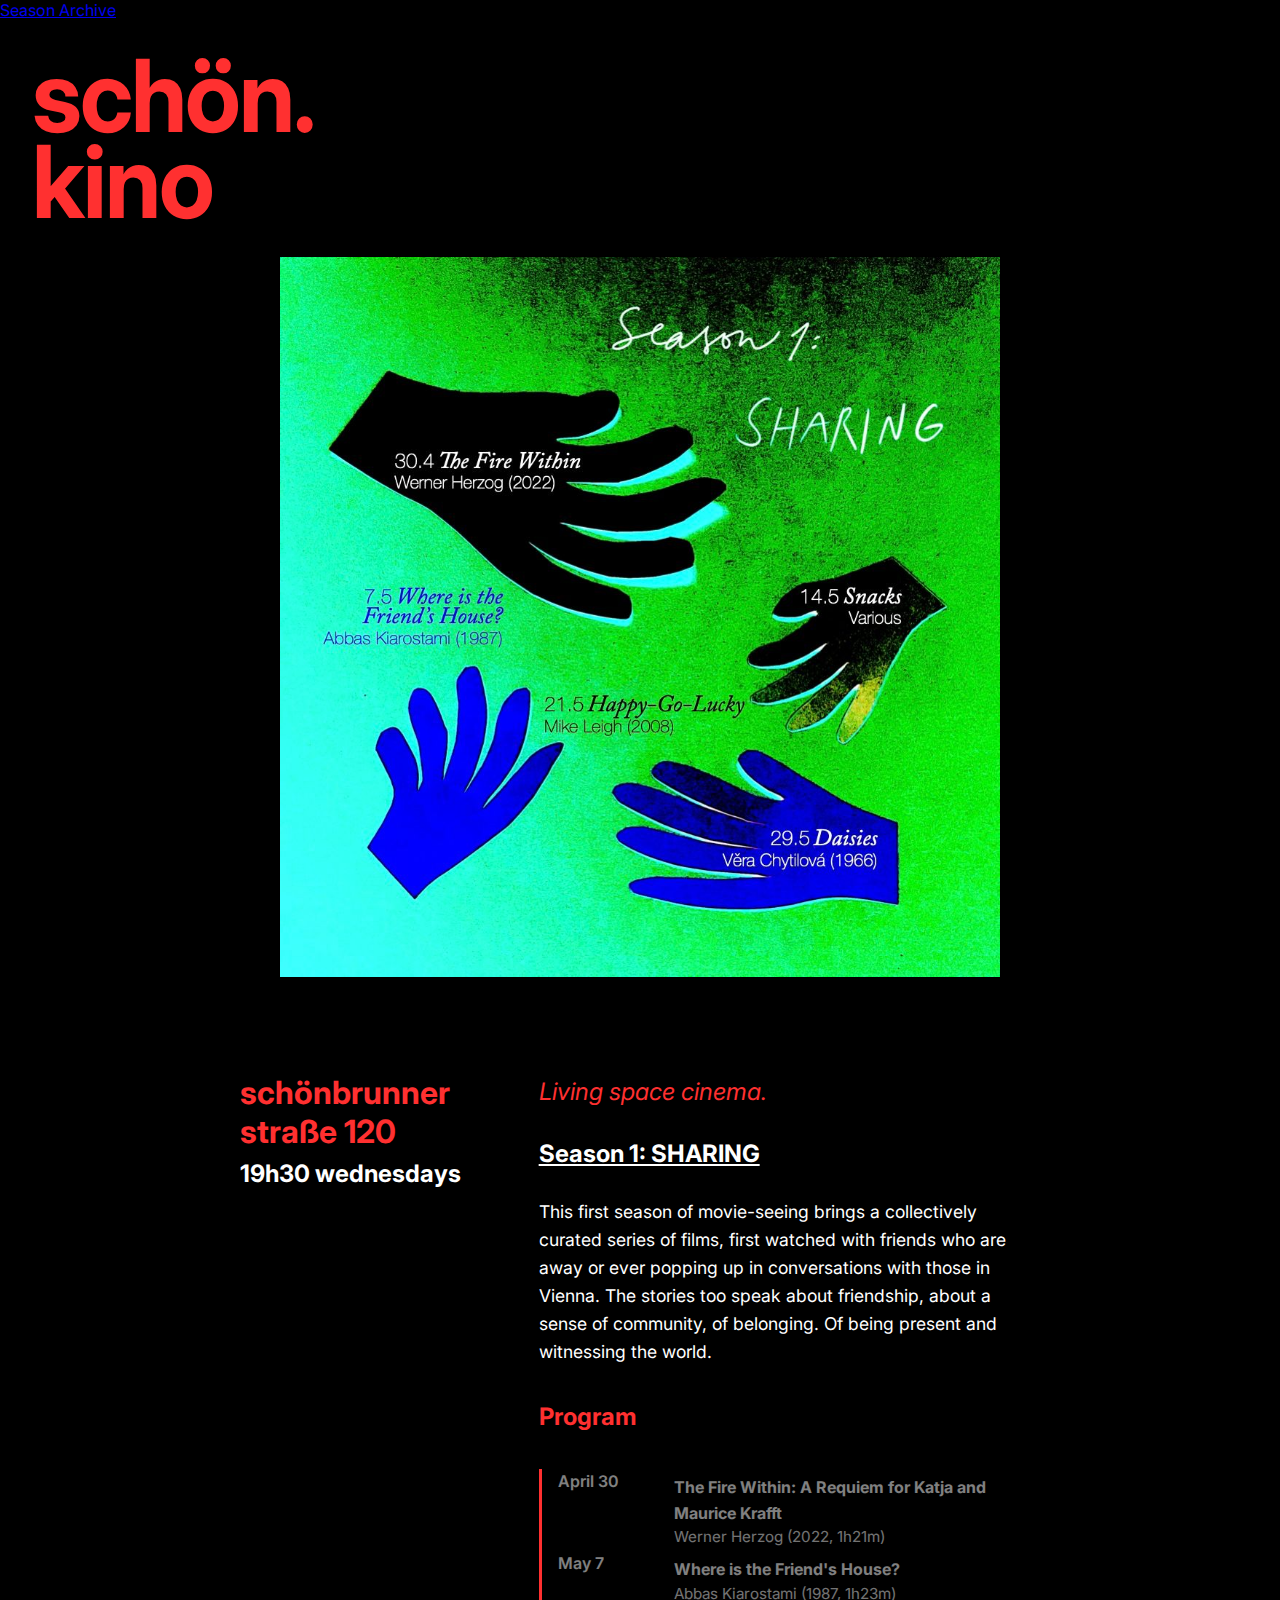
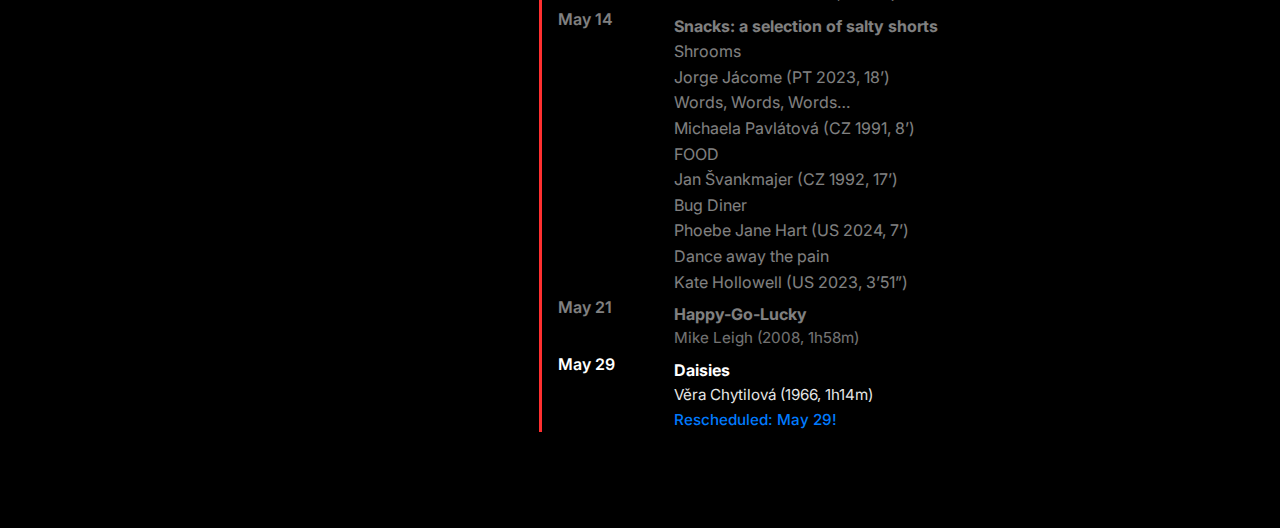
<file: seasons/season1/index.html>
<!DOCTYPE html>
<html lang="en">
<head>
    <meta charset="UTF-8">
    <meta name="viewport" content="width=device-width, initial-scale=1.0">
    
    <!-- Primary Meta Tags -->
    <meta name="title" content="schön.kino - living space cinema">
    <meta name="description" content="A cozy living room cinema in Vienna showing carefully curated films about friendship, community, and belonging. Join us every Wednesday at 19h30 for Season 1: SHARING.">
 
    <!-- Open Graph / Facebook -->
    <meta property="og:type" content="website">
    <meta property="og:url" content="https://schon-kino.github.io/season-programming/">
    <meta property="og:title" content="schön.kino - living space cinema">
    <meta property="og:description" content="A cozy living room cinema in Vienna showing carefully curated films about friendship, community, and belonging. Join us every Wednesday at 19h30 for Season 1: SHARING.">
    <meta property="og:image" content="https://schon-kino.github.io/season-programming/images/social-preview.png">
 
    <!-- Twitter -->
    <meta property="twitter:card" content="summary_large_image">
    <meta property="twitter:url" content="https://schon-kino.github.io/season-programming/">
    <meta property="twitter:title" content="schön.kino - living space cinema">
    <meta property="twitter:description" content="A cozy living room cinema in Vienna showing carefully curated films about friendship, community, and belonging. Join us every Wednesday at 19h30 for Season 1: SHARING.">
    <meta property="twitter:image" content="https://schon-kino.github.io/season-programming/images/social-preview.png">
     
    <!-- Favicon -->
    <link rel="apple-touch-icon" sizes="180x180" href="images/apple-touch-icon.png">
    <link rel="icon" href="images/favicon.ico">
    
    <title>schön.kino</title>
    <link rel="stylesheet" href="styles.css">
    <link rel="preconnect" href="https://fonts.googleapis.com">
    <link rel="preconnect" href="https://fonts.gstatic.com" crossorigin>
    <link href="https://fonts.googleapis.com/css2?family=Inter:wght@400;700&display=swap" rel="stylesheet">
    
    <script>
        // Determine if we're in a GitHub Pages subpath deployment
        const basePath = window.location.pathname.includes('season-programming') ? 
                        '/season-programming' : '';
                        
        // Set the base href dynamically
        document.write(`<base href="${basePath}/">`);
    </script>
</head>
<body>
    <div class="nav-container">
        <a href="../archive/" class="archive-button">Season Archive</a>
    </div>
    
    <div class="main-content">
        <div class="text-overlay">
            <h1>schön.</h1>
            <h1>kino</h1>
        </div>
        <div class="container">
            <div class="poster-container">
                <img src="images/Poster.jpg" alt="schön.kino Season 1 Poster" class="poster-image">
            </div>
        </div>
    </div>
    
    <footer>
        <div class="about-section">
            <div class="festival-info">
                <h2>schönbrunner straße 120</h2>
                <h3>19h30 wednesdays</h3>
            </div>
            
            <div class="about-text">
                <p class="welcome">Living space cinema.</p>
                <p class="season-heading">Season 1: SHARING</p>
                <p>This first season of movie-seeing brings a collectively curated series of films, first watched with friends who are away or ever popping up in conversations with those in Vienna. The stories too speak about friendship, about a sense of community, of belonging. Of being present and witnessing the world.</p>
                
                <p class="program-heading">Program</p>
                
                <div class="schedule">
                    <div class="schedule-item past">
                      <div class="movie-date">April 30</div>
                      <div class="movie-info">
                        <strong>The Fire Within: A Requiem for Katja and Maurice Krafft</strong><br>
                        <span class="director-info">Werner Herzog (2022, 1h21m)</span>
                      </div>
                    </div>
                  
                    <div class="schedule-item past">
                      <div class="movie-date">May 7</div>
                      <div class="movie-info">
                        <strong>Where is the Friend's House?</strong><br>
                        <span class="director-info">Abbas Kiarostami (1987, 1h23m)</span>
                      </div>
                    </div>
                  
                    <div class="schedule-item past">
                      <div class="movie-date">May 14</div>
                      <div class="movie-info">
                        <strong>Snacks: a selection of salty shorts</strong><br>
                    
                        <div class="short-film">
                          <span class="short-title">Shrooms</span><br>
                          <span class="short-director">Jorge Jácome (PT 2023, 18’)</span>
                        </div>
                    
                        <div class="short-film">
                          <span class="short-title">Words, Words, Words…</span><br>
                          <span class="short-director">Michaela Pavlátová (CZ 1991, 8’)</span>
                        </div>
                    
                        <div class="short-film">
                          <span class="short-title">FOOD</span><br>
                          <span class="short-director">Jan Švankmajer (CZ 1992, 17’)</span>
                        </div>
                    
                        <div class="short-film">
                          <span class="short-title">Bug Diner</span><br>
                          <span class="short-director">Phoebe Jane Hart (US 2024, 7’)</span>
                        </div>
                    
                        <div class="short-film">
                          <span class="short-title">Dance away the pain</span><br>
                          <span class="short-director">Kate Hollowell (US 2023, 3’51”)</span>
                        </div>
                      </div>
                    </div>
                  
                    <div class="schedule-item past">
                      <div class="movie-date">May 21</div>
                      <div class="movie-info">
                        <strong>Happy-Go-Lucky</strong><br>
                        <span class="director-info">Mike Leigh (2008, 1h58m)</span>
                      </div>
                    </div>
                  
                    <div class="schedule-item">
                      <div class="movie-date">May 29</div>
                      <div class="movie-info">
                        <strong>Daisies</strong><br>
                        <span class="director-info">Věra Chytilová (1966, 1h14m)</span>
                        <div class="alert">Rescheduled: May 29!</div>
                      </div>
                    </div>
                  </div>
                         
    </footer>
</body>
</html>
</file>
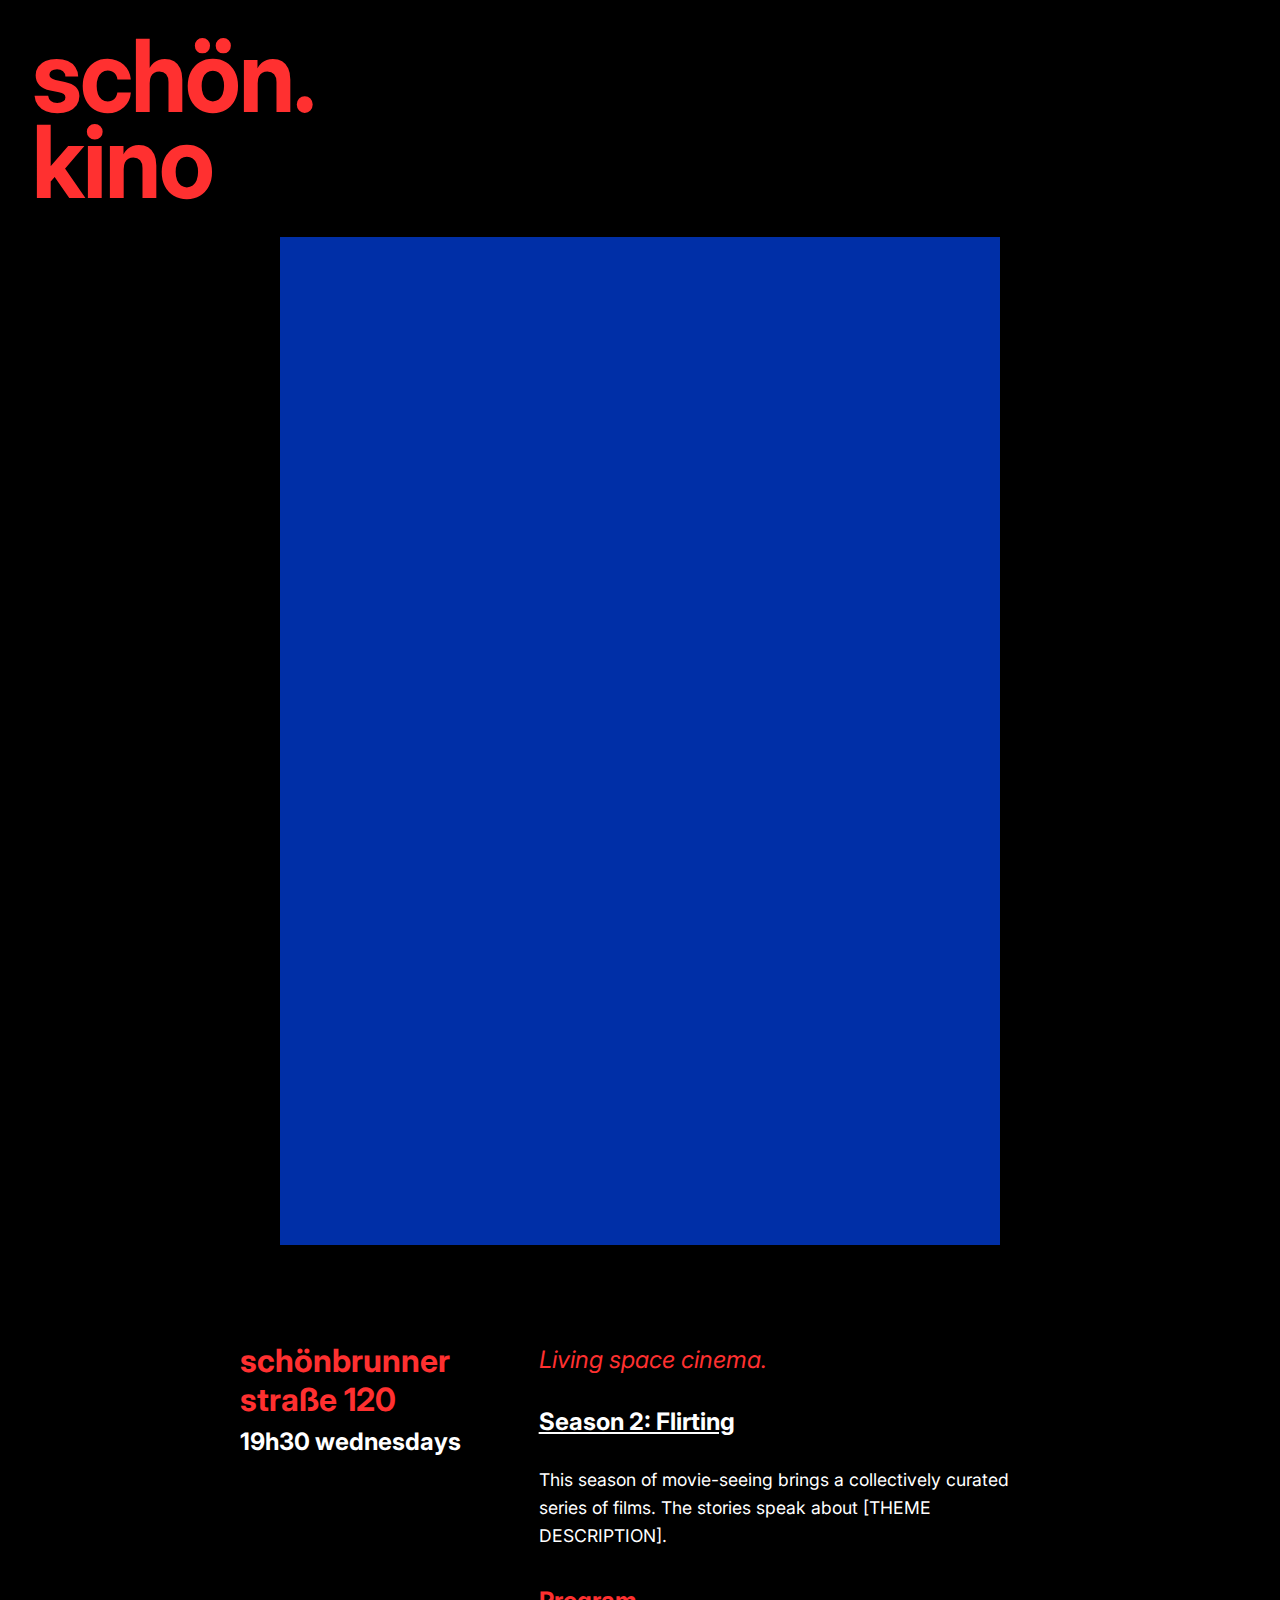
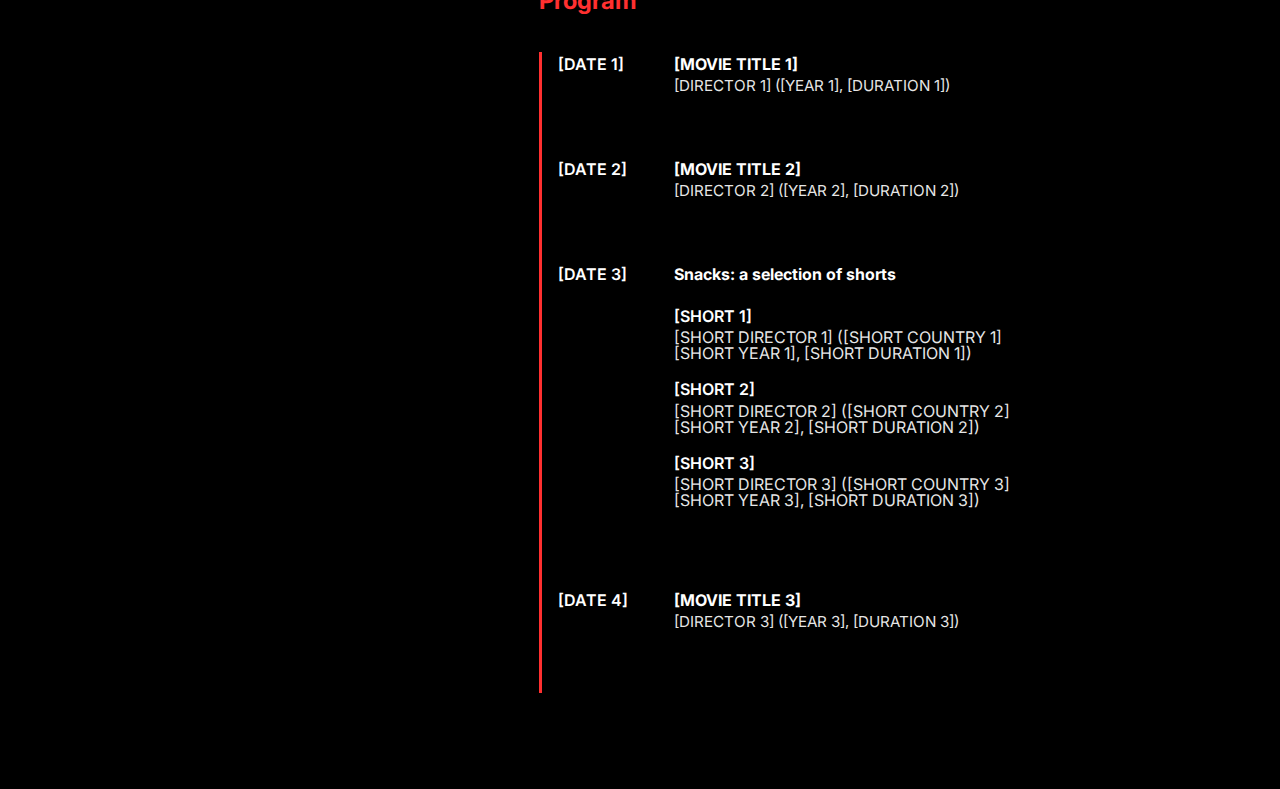
<file: seasons/season2/index.html>
<!DOCTYPE html>
<html lang="en">
<head>
    <meta charset="UTF-8">
    <meta name="viewport" content="width=device-width, initial-scale=1.0">
    <title>schön.kino</title>
    <link rel="stylesheet" href="styles.css">
    <link rel="preconnect" href="https://fonts.googleapis.com">
    <link rel="preconnect" href="https://fonts.gstatic.com" crossorigin>
    <link href="https://fonts.googleapis.com/css2?family=Inter:wght@400;700&display=swap" rel="stylesheet">
</head>
<body>
    <div class="main-content">
        <div class="text-overlay">
            <h1>schön.</h1>
            <h1>kino</h1>
        </div>
        <div class="container">
            <div class="poster-container">
                <div class="klein-blue-square"></div>
            </div>
        </div>
    </div>
    
    <footer>
        <div class="about-section">
            <div class="festival-info">
                <h2>schönbrunner straße 120</h2>
                <h3>19h30 wednesdays</h3>
            </div>
            
            <div class="about-text">
                <p class="welcome">Living space cinema.</p>
                <p class="season-heading">Season 2: Flirting</p>
                <p>This season of movie-seeing brings a collectively curated series of films. The stories speak about [THEME DESCRIPTION].</p>
                
                <p class="program-heading">Program</p>
                
                <div class="schedule">
                    <div class="schedule-item">
                      <div class="movie-date">[DATE 1]</div>
                      <div class="movie-info">
                        <strong>[MOVIE TITLE 1]</strong><br>
                        <span class="director-info">[DIRECTOR 1] ([YEAR 1], [DURATION 1])</span>
                      </div>
                    </div>
                  
                    <div class="schedule-item">
                      <div class="movie-date">[DATE 2]</div>
                      <div class="movie-info">
                        <strong>[MOVIE TITLE 2]</strong><br>
                        <span class="director-info">[DIRECTOR 2] ([YEAR 2], [DURATION 2])</span>
                      </div>
                    </div>
                  
                    <div class="schedule-item">
                      <div class="movie-date">[DATE 3]</div>
                      <div class="movie-info">
                        <strong>Snacks: a selection of shorts</strong><br>
                    
                        <div class="short-film">
                          <span class="short-title">[SHORT 1]</span><br>
                          <span class="short-director">[SHORT DIRECTOR 1] ([SHORT COUNTRY 1] [SHORT YEAR 1], [SHORT DURATION 1])</span>
                        </div>
                    
                        <div class="short-film">
                          <span class="short-title">[SHORT 2]</span><br>
                          <span class="short-director">[SHORT DIRECTOR 2] ([SHORT COUNTRY 2] [SHORT YEAR 2], [SHORT DURATION 2])</span>
                        </div>
                    
                        <div class="short-film">
                          <span class="short-title">[SHORT 3]</span><br>
                          <span class="short-director">[SHORT DIRECTOR 3] ([SHORT COUNTRY 3] [SHORT YEAR 3], [SHORT DURATION 3])</span>
                        </div>
                      </div>
                    </div>
                  
                    <div class="schedule-item">
                      <div class="movie-date">[DATE 4]</div>
                      <div class="movie-info">
                        <strong>[MOVIE TITLE 3]</strong><br>
                        <span class="director-info">[DIRECTOR 3] ([YEAR 3], [DURATION 3])</span>
                      </div>
                    </div>
                  </div>
                </div>
            </div>
        </div>         
    </footer>
</body>
</html>
</file>
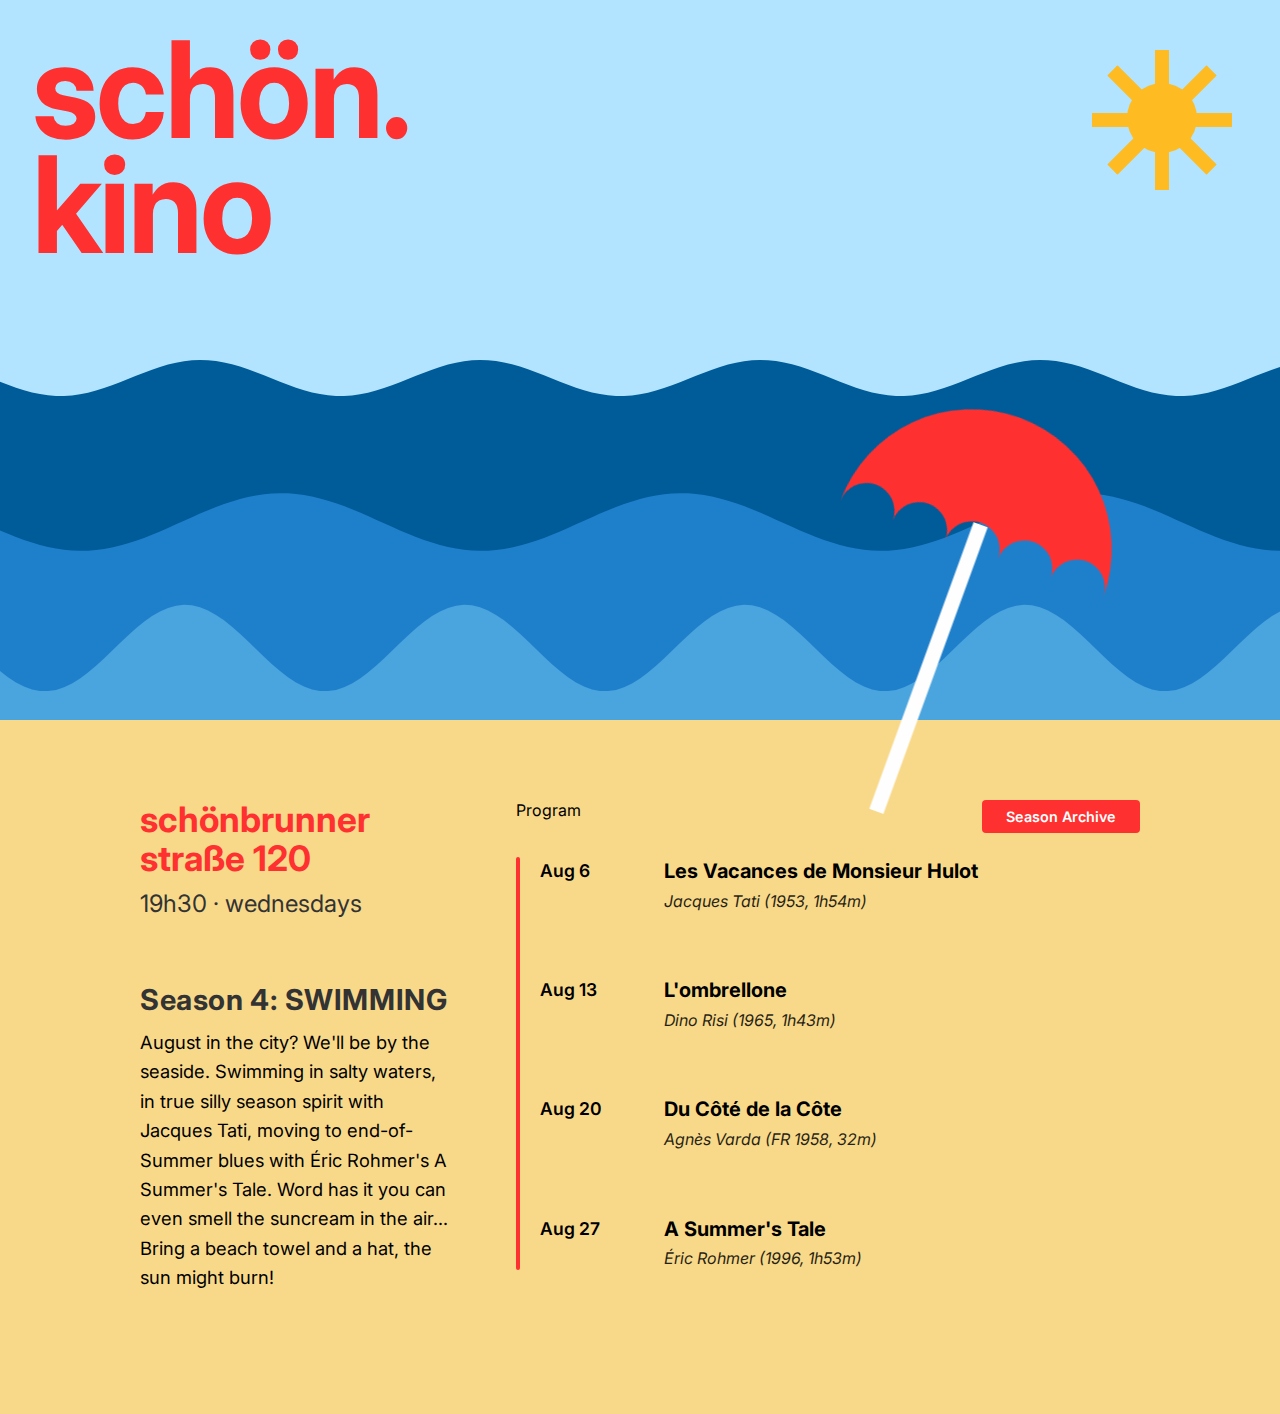
<file: seasons/season4/index.html>
<!DOCTYPE html>
<html lang="en">
<head>
    <meta charset="UTF-8">
    <meta name="viewport" content="width=device-width, initial-scale=1.0">
    
    <!-- Primary Meta Tags -->
    <meta name="title" content="schön.kino - living space cinema">
    <meta name="description" content="A cozy living room cinema in Vienna showing carefully curated films. Join us every Wednesday at 19h30 for Season 4: SWIMMING.">
 
    <!-- Open Graph / Facebook -->
    <meta property="og:type" content="website">
    <meta property="og:url" content="https://schon-kino.github.io/season-programming/">
    <meta property="og:title" content="schön.kino - living space cinema">
    <meta property="og:description" content="A cozy living room cinema in Vienna showing carefully curated films. Join us every Wednesday at 19h30 for Season 4: SWIMMING.">
    <meta property="og:image" content="https://schon-kino.github.io/season-programming/images/social-preview.png">
 
    <!-- Twitter -->
    <meta property="twitter:card" content="summary_large_image">
    <meta property="twitter:url" content="https://schon-kino.github.io/season-programming/">
    <meta property="twitter:title" content="schön.kino - living space cinema">
    <meta property="twitter:description" content="A cozy living room cinema in Vienna showing carefully curated films. Join us every Wednesday at 19h30 for Season 4: SWIMMING.">
    <meta property="twitter:image" content="https://schon-kino.github.io/season-programming/images/social-preview.png">
    
    <!-- Favicon -->
    <link rel="apple-touch-icon" sizes="180x180" href="images/apple-touch-icon.png">
    <link rel="icon" href="images/favicon.ico">
    
    <title>schön.kino — summer 2025</title>
    <link rel="stylesheet" href="styles.css">
    <link rel="preconnect" href="https://fonts.googleapis.com">
    <link rel="preconnect" href="https://fonts.gstatic.com" crossorigin>
    <link href="https://fonts.googleapis.com/css2?family=Inter:wght@400;700&display=swap" rel="stylesheet">
</head>

<body>

  <!-- festival title -->
  <div id="site-title">
    <h1>schön.</h1>
    <h1>kino</h1>
  </div>

  <!-- sky band with sun -->
  <section class="sky">
    <div class="sun">
      <div class="sun-center"></div>
      <div class="sun-ray ray1"></div>
      <div class="sun-ray ray2"></div>
      <div class="sun-ray ray3"></div>
      <div class="sun-ray ray4"></div>
      <div class="sun-ray ray5"></div>
      <div class="sun-ray ray6"></div>
      <div class="sun-ray ray7"></div>
      <div class="sun-ray ray8"></div>
    </div>
  </section>

  <!-- ocean band with canvas-based waves -->
  <section id="ocean">
    <canvas id="wavesCanvas"></canvas>
  </section>

  <!-- Beach umbrella - SVG version with transparent holes -->
  <div class="beach-umbrella">
    <object data="./images/umbrella.svg" type="image/svg+xml" class="umbrella-svg"></object>
  </div>

  <!-- sand band with programme -->
  <section id="sand">
    <footer>
      <div class="about-section">
        <!-- Left column -->
        <div class="festival-info">
          <h2>schönbrunner straße 120</h2>
          <h3>19h30 · wednesdays</h3>
          
          <!-- Season info moved below in the left column -->
          <div class="season-info">
            <p class="season-heading">Season 4: SWIMMING</p>
            <p>August in the city? We'll be by the seaside. Swimming in salty waters, in true silly season spirit with Jacques Tati, moving to end-of-Summer blues with Éric Rohmer's A Summer's Tale. Word has it you can even smell the suncream in the air... Bring a beach towel and a hat, the sun might burn!</p>
          </div>
        </div>

        <!-- Right column -->
        <div class="about-text">
          <!-- Program heading with archive button inline -->
          <div class="program-header">
            <p class="program-heading">Program</p>
            <a href="../../archive/" class="archive-button">Season Archive</a>
          </div>

          <div class="schedule">
            <div class="schedule-item">
              <div class="movie-date">Aug 6</div>
              <div class="movie-info">
                <strong>Les Vacances de Monsieur Hulot</strong><br>
                <span class="director-info">Jacques Tati (1953, 1h54m)</span>
              </div>
            </div>

            <div class="schedule-item">
              <div class="movie-date">Aug 13</div>
              <div class="movie-info">
                <strong>L'ombrellone</strong><br>
                <span class="director-info">Dino Risi (1965, 1h43m)</span>
              </div>
            </div>

            <div class="schedule-item">
              <div class="movie-date">Aug 20</div>
              <div class="movie-info">
                <strong>Du Côté de la Côte</strong><br>
                <span class="director-info">Agnès Varda (FR 1958, 32m)</span>
              </div>
            </div>

            <div class="schedule-item">
              <div class="movie-date">Aug 27</div>
              <div class="movie-info">
                <strong>A Summer's Tale</strong><br>
                <span class="director-info">Éric Rohmer (1996, 1h53m)</span>
              </div>
            </div>
          </div>
        </div>
      </div>
    </footer>
  </section>

  <script src="./script.js"></script>
</body>
</html>
          </div>
        </div>
      </div>
    </footer>
  </section>

  <script src="script.js"></script>
</body>
</html>
</file>
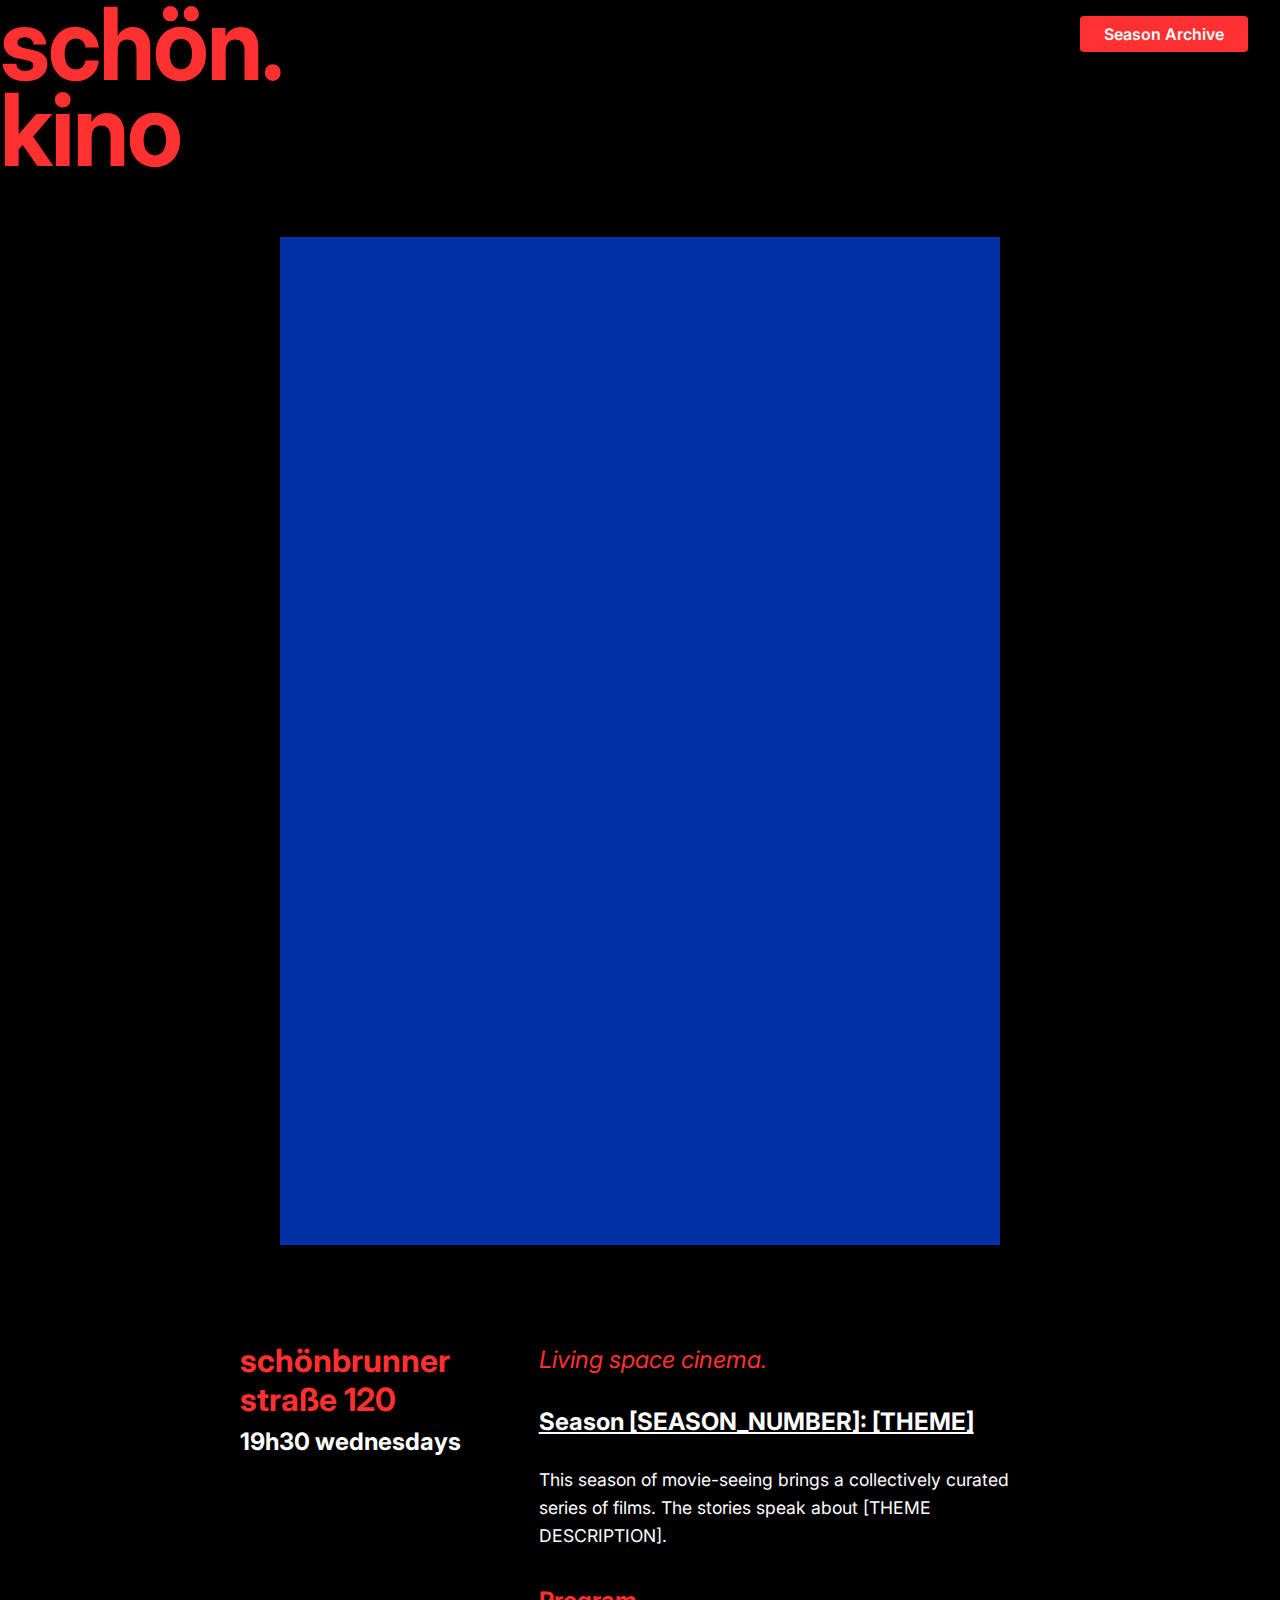
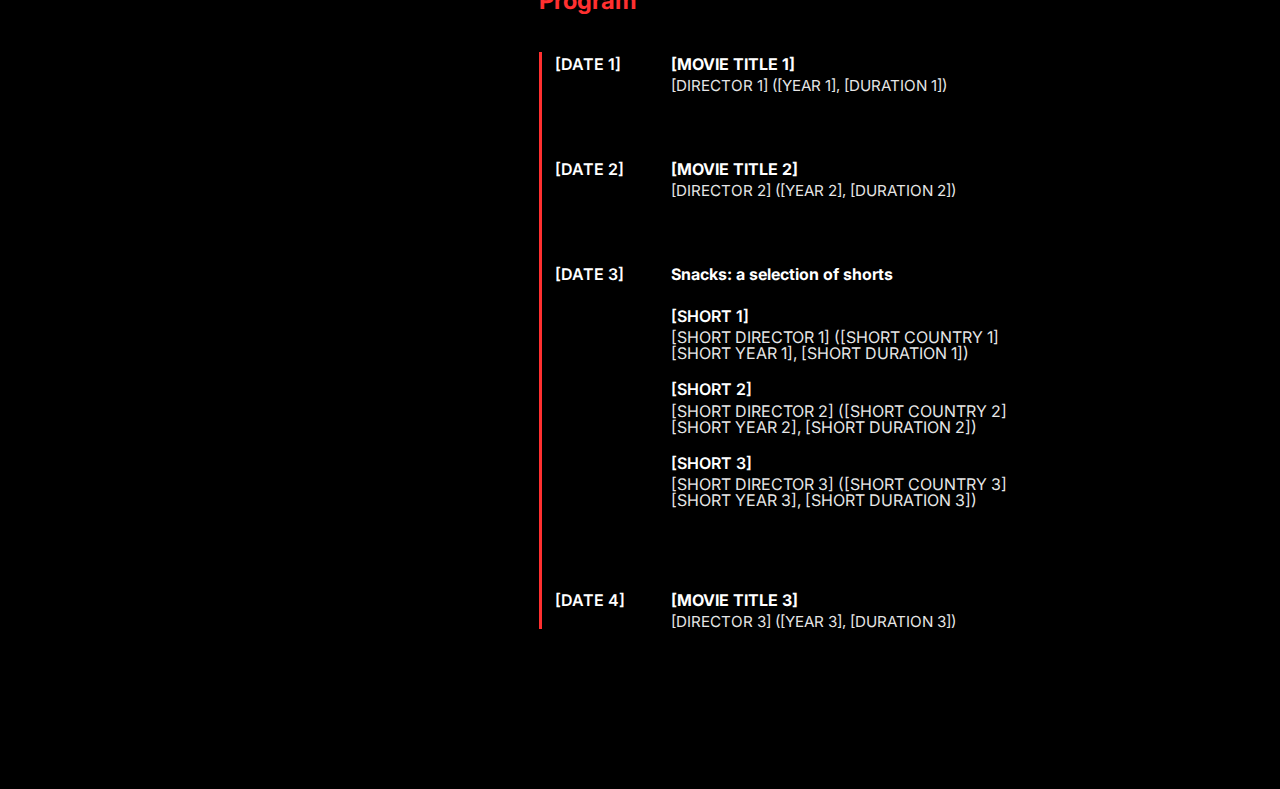
<file: templates/season-template/index.html>
<!DOCTYPE html>
<html lang="en">
<head>
    <meta charset="UTF-8">
    <meta name="viewport" content="width=device-width, initial-scale=1.0">
    
    <!-- Primary Meta Tags -->
    <meta name="title" content="schön.kino - living space cinema">
    <meta name="description" content="A cozy living room cinema in Vienna showing carefully curated films. Join us every Wednesday at 19h30 for Season [SEASON_NUMBER]: [THEME].">
 
    <!-- Open Graph / Facebook -->
    <meta property="og:type" content="website">
    <meta property="og:url" content="https://schon-kino.github.io/season-programming/">
    <meta property="og:title" content="schön.kino - living space cinema">
    <meta property="og:description" content="A cozy living room cinema in Vienna showing carefully curated films. Join us every Wednesday at 19h30 for Season [SEASON_NUMBER]: [THEME].">
    <meta property="og:image" content="https://schon-kino.github.io/season-programming/images/social-preview.png">
 
    <!-- Twitter -->
    <meta property="twitter:card" content="summary_large_image">
    <meta property="twitter:url" content="https://schon-kino.github.io/season-programming/">
    <meta property="twitter:title" content="schön.kino - living space cinema">
    <meta property="twitter:description" content="A cozy living room cinema in Vienna showing carefully curated films. Join us every Wednesday at 19h30 for Season [SEASON_NUMBER]: [THEME].">
    <meta property="twitter:image" content="https://schon-kino.github.io/season-programming/images/social-preview.png">
    
    <title>schön.kino</title>
    <link rel="stylesheet" href="styles.css">
    <link rel="preconnect" href="https://fonts.googleapis.com">
    <link rel="preconnect" href="https://fonts.gstatic.com" crossorigin>
    <link href="https://fonts.googleapis.com/css2?family=Inter:wght@400;700&display=swap" rel="stylesheet">
    
    <script>
        // Determine if we're in a GitHub Pages subpath deployment
        const basePath = window.location.pathname.includes('season-programming') ? 
                        '/season-programming' : '';
                        
        // Set the base href dynamically
        document.write(`<base href="${basePath}/">`);
    </script>
</head>
<body>
    <div class="header-container">
        <div class="text-overlay">
            <h1>schön.</h1>
            <h1>kino</h1>
        </div>
        <div class="nav-container">
            <a href="/season-programming/archive/" class="archive-button">Season Archive</a>
        </div>
    </div>
    
    <div class="main-content">
        <div class="container">
            <div class="poster-container">
                <div class="klein-blue-square"></div>
            </div>
        </div>
    </div>
    
    <footer>
        <div class="about-section">
            <div class="festival-info">
                <h2>schönbrunner straße 120</h2>
                <h3>19h30 wednesdays</h3>
            </div>
            
            <div class="about-text">
                <p class="welcome">Living space cinema.</p>
                <p class="season-heading">Season [SEASON_NUMBER]: [THEME]</p>
                <p>This season of movie-seeing brings a collectively curated series of films. The stories speak about [THEME DESCRIPTION].</p>
                
                <p class="program-heading">Program</p>
                
                <div class="schedule">
                    <div class="schedule-item">
                      <div class="movie-date">[DATE 1]</div>
                      <div class="movie-info">
                        <strong>[MOVIE TITLE 1]</strong><br>
                        <span class="director-info">[DIRECTOR 1] ([YEAR 1], [DURATION 1])</span>
                      </div>
                    </div>
                  
                    <div class="schedule-item">
                      <div class="movie-date">[DATE 2]</div>
                      <div class="movie-info">
                        <strong>[MOVIE TITLE 2]</strong><br>
                        <span class="director-info">[DIRECTOR 2] ([YEAR 2], [DURATION 2])</span>
                      </div>
                    </div>
                  
                    <div class="schedule-item">
                      <div class="movie-date">[DATE 3]</div>
                      <div class="movie-info">
                        <strong>Snacks: a selection of shorts</strong><br>
                    
                        <div class="short-film">
                          <span class="short-title">[SHORT 1]</span><br>
                          <span class="short-director">[SHORT DIRECTOR 1] ([SHORT COUNTRY 1] [SHORT YEAR 1], [SHORT DURATION 1])</span>
                        </div>
                    
                        <div class="short-film">
                          <span class="short-title">[SHORT 2]</span><br>
                          <span class="short-director">[SHORT DIRECTOR 2] ([SHORT COUNTRY 2] [SHORT YEAR 2], [SHORT DURATION 2])</span>
                        </div>
                    
                        <div class="short-film">
                          <span class="short-title">[SHORT 3]</span><br>
                          <span class="short-director">[SHORT DIRECTOR 3] ([SHORT COUNTRY 3] [SHORT YEAR 3], [SHORT DURATION 3])</span>
                        </div>
                      </div>
                    </div>
                  
                    <div class="schedule-item">
                      <div class="movie-date">[DATE 4]</div>
                      <div class="movie-info">
                        <strong>[MOVIE TITLE 3]</strong><br>
                        <span class="director-info">[DIRECTOR 3] ([YEAR 3], [DURATION 3])</span>
                      </div>
                    </div>
                  </div>
                </div>
            </div>
        </div>         
    </footer>
</body>
</html>
</file>
<file: seasons/season1/styles.css>
* {
    margin: 0;
    padding: 0;
    box-sizing: border-box;
}

body {
    background-color: #000;
    font-family: 'Inter', sans-serif;
    display: flex;
    flex-direction: column;
    min-height: 100vh;
    color: white;
}

.main-content {
    flex: 1;
    display: flex;
    flex-direction: column;
    padding: 2rem;
    background-color: #000;
    position: relative;
}

.text-overlay {
    margin-bottom: 2rem;
    text-align: left;
}

h1 {
    font-size: 7.5vw;
    line-height: 0.9;
    font-weight: 700;
    text-transform: lowercase;
    color: #ff3030;
    margin: 0;
    padding: 0;
    letter-spacing: -0.02em;
    transform-origin: left;
    transform: scaleY(1.05);
}

.main-content {
    flex: 1;
    display: flex;
    flex-direction: column;
    padding: 2rem;
    background-color: #000;
    position: relative;
}

.container {
    width: 80vmin;
    height: auto;
    max-width: 90vw;
    margin: 0 auto;
}

.poster-container {
    width: 100%;
    height: auto;
}

.poster-image {
    width: 100%;
    height: auto;
    object-fit: contain;
    display: block;
}

footer {
    background-color: #000;
    color: white;
    padding: 4rem 2rem;
    width: 100%;
}

.program-heading {
    font-weight: 700;
    font-size: 1.5rem;
    margin: 2rem 0 1rem 0;
    color: #ff3030;
}

.about-section {
    max-width: 800px;
    margin: 0 auto;
    display: grid;
    grid-template-columns: 1fr 2fr;
    gap: 3rem;
}

h2 {
    font-size: 2rem;
    margin-bottom: 0.5rem;
    color: #ff3030;
}

h3 {
    font-size: 1.5rem;
    margin-bottom: 0.5rem;
    color: #fff;
}

p {
    margin-bottom: 1rem;
    line-height: 1.6;
    font-size: 1.1rem;
}

.welcome {
    font-size: 1.5rem;
    font-style: italic;
    margin-bottom: 1.5rem;
    color: #ff3030;
}

.season-heading {
    font-weight: 700;
    font-size: 1.5rem;
    margin-bottom: 1.5rem;
    color: white;
    text-decoration: underline;
}

.schedule {
    padding-left: 1rem;
    border-left: 3px solid #ff3030;
    margin: 2rem 0;
}

.schedule-item {
    display: grid;
    grid-template-columns: 100px 1fr;
    align-items: start;
    color: #fff;
}

.movie-date {
    text-align: left;
    padding-right: 1rem;
    font-weight: 600;
    color: #fff;
    line-height: 1.6;
}

.movie-info {
    margin-top: 0.4rem;
    padding-left: 1rem;
    line-height: 1.6;
    color: #fff;
}

.director-info {
    font-size: 0.95em;
    font-weight: 400;
    opacity: 0.9;
    margin-bottom: 0.2rem;
    display: block;
    line-height: 1.4;
    word-break: break-word; /* ensures long titles wrap */
}

.alert {
    color: #007BFF;
    font-size: 0.95rem;
    font-weight: 500;
    margin-top: 0.2rem;
}

.past .movie-date,
.past .movie-info {
    opacity: 0.5;
    transition: opacity 0.3s ease;
}

/* Media queries for responsiveness */
@media (max-width: 768px) {
    h1 {
        font-size: 16vw;
    }
    
    .container {
        width: 90vw;
    }

    .about-section {
        grid-template-columns: 1fr;
    }
}

@media (max-width: 480px) {
    .main-content {
        padding: 1rem;
    }

    .container {
        width: 95vw;
    }
}
</file>
<file: seasons/season2/styles.css>
* {
    margin: 0;
    padding: 0;
    box-sizing: border-box;
}

body {
    background-color: #000;
    font-family: 'Inter', sans-serif;
    display: flex;
    flex-direction: column;
    min-height: 100vh;
    color: white;
}

.main-content {
    flex: 1;
    display: flex;
    flex-direction: column;
    padding: 2rem;
    background-color: #000;
    position: relative;
}

.text-overlay {
    margin-bottom: 2rem;
    text-align: left;
}

h1 {
    font-size: 7.5vw;
    line-height: 0.9;
    font-weight: 700;
    text-transform: lowercase;
    color: #ff3030;
    margin: 0;
    padding: 0;
    letter-spacing: -0.02em;
    transform-origin: left;
    transform: scaleY(1.05);
}

.container {
    width: 80vmin;
    height: auto;
    max-width: 90vw;
    margin: 0 auto;
}

.poster-container {
    width: 100%;
    height: auto;
    aspect-ratio: 1 / 1.4;
    display: flex;
    align-items: center;
    justify-content: center;
}

.klein-blue-square {
    width: 100%;
    height: 100%;
    background-color: #002FA7; /* International Klein Blue */
}

footer {
    background-color: #000;
    color: white;
    padding: 4rem 2rem;
    width: 100%;
}

.program-heading {
    font-weight: 700;
    font-size: 1.5rem;
    margin: 2rem 0 1rem 0;
    color: #ff3030;
}

.about-section {
    max-width: 800px;
    margin: 0 auto;
    display: grid;
    grid-template-columns: 1fr 2fr;
    gap: 3rem;
}

h2 {
    font-size: 2rem;
    margin-bottom: 0.5rem;
    color: #ff3030;
}

h3 {
    font-size: 1.5rem;
    margin-bottom: 0.5rem;
    color: #fff;
}

p {
    margin-bottom: 1rem;
    line-height: 1.6;
    font-size: 1.1rem;
}

.welcome {
    font-size: 1.5rem;
    font-style: italic;
    margin-bottom: 1.5rem;
    color: #ff3030;
}

.season-heading {
    font-weight: 700;
    font-size: 1.5rem;
    margin-bottom: 1.5rem;
    color: white;
    text-decoration: underline;
}

.schedule {
    padding-left: 1rem;
    border-left: 3px solid #ff3030;
    margin: 2rem 0;
}

.schedule-item {
    display: grid;
    grid-template-columns: 100px 1fr;
    align-items: start;
    color: #fff;
}

.movie-date {
    text-align: left;
    padding-right: 1rem;
    font-weight: 600;
    color: #fff;
    line-height: 1.6;
}

.movie-info {
    padding-left: 1rem;
    line-height: 1.6;
    margin-bottom: 4rem;
    color: #fff;
}

.director-info {
    font-size: 0.95em;
    font-weight: 400;
    opacity: 0.9;
    display: block;
    line-height: 1;
    word-break: break-word;
}

.short-film {
    margin-top: 1rem;
    margin-bottom: 1rem;
}

.short-title {
    font-weight: 600;
    color: white;
    margin-bottom: 0.2rem;
}

.short-director {
    display: block;
    font-weight: 400;
    line-height: 1;
    opacity: 0.9;
    color: white;
}

@media (max-width: 768px) {
    h1 {
        font-size: 16vw;
    }
    
    .container {
        width: 90vw;
    }

    .about-section {
        grid-template-columns: 1fr;
    }
}

@media (max-width: 480px) {
    .main-content {
        padding: 1rem;
    }

    .container {
        width: 95vw;
    }
}
</file>
<file: seasons/season4/styles.css>
* {
  margin: 0;
  padding: 0;
  box-sizing: border-box;
}

html, body {
  overflow-x: hidden;
  font-family: 'Inter', sans-serif;
  background: #fff;
}

:root {
  --sky: #B3E4FF;
  --ocean-dark: #005B99;  /* Darkest, foreground wave */
  --ocean-mid: #1E7FCB;   /* Middle wave */
  --ocean-light: #4AA4DE; /* Lightest, background wave */
  --sand: #F8D98A;
  --accent: #FF3030;
  --sun: #FFBB22;
}

/* ───────────────────────────────────────────────────────
   TITLE (fixed, fades before sand)
   ─────────────────────────────────────────────────────── */
#site-title {
  position: fixed;
  top: 2rem;
  left: 2rem;
  z-index: 50;
  line-height: .9;
  transition: opacity .4s ease;
}

#site-title.hide {
  opacity: 0;
}

#site-title h1 {
  font-size: 8rem; /* Fixed size instead of responsive clamp */
  font-weight: 700;
  text-transform: lowercase;
  letter-spacing: -.02em;
  transform-origin: left;
  transform: scaleY(1.05);
  color: var(--accent);
}

/* ───────────────────────────────────────────────────────
   BANDS OF COLOUR - Taller sky, canvas waves
   ─────────────────────────────────────────────────────── */
.sky {
  height: 50vh; /* Taller sky */
  background: var(--sky);
  position: relative;
  overflow: hidden;
}

.ocean,
#ocean {
  height: 30vh; /* Ocean height */
  background: var(--ocean-light); /* Fallback background */
  position: relative;
  /* Removed overflow:hidden to allow canvas to extend into sky */
}

.sand {
  padding-top: 4rem;
  background: var(--sand);
  position: relative;
  overflow: hidden;
}

/* ───────────────────────────────────────────────────────
   SUN - Matisse-style with rotation
   ─────────────────────────────────────────────────────── */
.sun {
  position: absolute;
  top: 3rem;
  right: 3rem;
  width: 140px; /* Bigger sun (was 100px) */
  height: 140px; /* Bigger sun (was 100px) */
  animation: rotate 60s linear infinite;
}

.sun-center {
  position: absolute;
  top: 35px; /* Adjusted for larger sun */
  left: 35px; /* Adjusted for larger sun */
  width: 70px; /* Bigger center (was 50px) */
  height: 70px; /* Bigger center (was 50px) */
  background: var(--sun);
  border-radius: 50%;
}

.sun-ray {
  position: absolute;
  top: 65px; /* Adjusted for larger sun */
  left: 0;
  width: 140px; /* Longer rays (was 100px) */
  height: 14px; /* Thicker rays (was 10px) */
  background: var(--sun);
  transform-origin: center;
}

.ray1 { transform: rotate(0deg); }
.ray2 { transform: rotate(45deg); }
.ray3 { transform: rotate(90deg); }
.ray4 { transform: rotate(135deg); }
.ray5 { transform: rotate(180deg); }
.ray6 { transform: rotate(225deg); }
.ray7 { transform: rotate(270deg); }
.ray8 { transform: rotate(315deg); }

@keyframes rotate {
  from { transform: rotate(0deg); }
  to { transform: rotate(360deg); }
}

/* Shoreline specific styling - keep only this wave */
.wave.shoreline {
  position: absolute;
  left: 0;
  width: 200%;
  height: 120px;
  top: -60px;
  transform: scaleY(-1) translateY(60px);
  z-index: 4;
}

.wave.shoreline path {
  fill: var(--sand);
  stroke: rgba(255, 255, 255, 0.7);
  stroke-width: 2px;
}

/* ───────────────────────────────────────────────────────
   BEACH UMBRELLA - SVG with Transparent Holes
   ─────────────────────────────────────────────────────── */

/* Main umbrella container - POSITIONING CONTROLS */
.beach-umbrella {
  position: absolute; /* Absolute positioning - stays with page content, doesn't follow scroll */
  
  /* HORIZONTAL POSITIONING: Adjust 'right' value to move left/right */
  /* 15% = umbrella positioned 15% from right edge of viewport */
  right: 15%;
  
  /* VERTICAL POSITIONING: Position based on viewport height */
  /* This positions umbrella so rod bottom is on sand, top in water */
  top: 45vh; /* Adjust this value to move umbrella up/down */
  
  /* LAYER STACKING: Controls what appears above/below umbrella */
  z-index: 20; /* Well above waves (10) to ensure umbrella is visible */
  
  /* TILT ANGLE: Adjust rotation to change umbrella lean */
  /* Negative = leans left, positive = leans right */
  transform: rotate(20deg);
}

/* SVG UMBRELLA: Vector umbrella with transparent holes */
.umbrella-svg {
  width: 280px;      /* Match original umbrella width */
  height: auto;      /* Maintain aspect ratio */
  display: block;
  pointer-events: none; /* Allows interaction with content behind */
}

/* ───────────────────────────────────────────────────────
   CANVAS WAVES
   ─────────────────────────────────────────────────────── */
#wavesCanvas {
  position: absolute;
  left: 0;
  top: -10vh; /* Raise 10vh so horizon wave touches the sky */
  width: 100%;
  height: calc(100% + 10vh); /* Grows to keep full ocean covered */
  display: block;
  pointer-events: none;
  z-index: 10; /* Ensure canvas is on top of all content */
}

/* ───────────────────────────────────────────────────────
   CONTAINER (room for CSS/JS poster)
   ─────────────────────────────────────────────────────── */
.container {
  width: 80vmin;
  max-width: 90vw;
  margin: 0 auto;
  padding-bottom: 3rem;
}

/* ───────────────────────────────────────────────────────
   PROGRAMME — ENHANCED MATISSE-STYLE DESIGN
   ─────────────────────────────────────────────────────── */
footer {
  padding: 5rem 2rem;
  color: #000;
  background-color: var(--sand);
  position: relative;
}

.about-section {
  max-width: 1000px;
  margin: 0 auto;
  display: grid;
  grid-template-columns: 1fr 2fr;
  gap: 4rem;
}

/* Festival info styling */
.festival-info {
  position: relative;
}

/* Space between venue info and season info */
.season-info {
  margin-top: 4rem;
}

/* Restore distinct styling for season heading */
.season-heading {
  font-weight: 700;
  font-size: 1.8rem;
  margin-bottom: 0.7rem;
  color: #333;
  letter-spacing: 0.02em;
  display: block; /* Ensure it's treated as a block element */
}

/* Style for the season description paragraph */
.season-info p:not(.season-heading) {
  font-size: 1.15rem;
  line-height: 1.6;
  font-weight: normal;
  color: #000;
  margin-bottom: 1.2rem;
}

h2 {
  font-size: 2.2rem;
  margin-bottom: 0.7rem;
  color: var(--accent);
  font-weight: 700;
  line-height: 1.1;
}

h3 {
  font-size: 1.5rem;
  margin-bottom: 1.5rem;
  font-weight: 400;
  color: #333;
}

/* Program header with archive button */
.program-header {
  display: flex;
  justify-content: space-between;
  align-items: flex-start;
  margin-bottom: 1.5rem;
}

/* Program heading at the top of the right column */
.program-heading-top {
  font-weight: 700;
  font-size: 2.2rem; /* Match size with venue address */
  margin-bottom: 0;
  color: var(--accent);
  letter-spacing: 0.02em;
}

/* Archive button styling */
.archive-button {
  background-color: var(--accent);
  color: white;
  border: none;
  padding: 0.5rem 1.5rem;
  font-weight: 600;
  font-size: 0.9rem;
  border-radius: 4px;
  cursor: pointer;
  text-decoration: none;
  transition: background-color 0.3s ease;
  display: inline-block;
  white-space: nowrap;
}

.archive-button:hover {
  background-color: #e52020;
}

/* Schedule now starts closer to the heading */
.schedule {
  padding-left: 1.5rem;
  position: relative;
  margin: 0; /* No top margin since program-header handles spacing */
}

/* Timeline - all red since it's a future program */
.schedule::before {
  content: '';
  position: absolute;
  top: 0;
  left: 0;
  width: 4px;
  height: calc(100% - 4rem);
  background: var(--accent); /* All red for future program */
  border-radius: 2px;
}

.schedule-item {
  display: grid;
  grid-template-columns: 100px 1fr;
  align-items: start;
  position: relative;
}

/* Removed circles completely */

.movie-date {
  font-weight: 600;
  line-height: 1.6;
  color: #000;
  font-size: 1.1rem;
}

.movie-info {
  padding-left: 1.5rem;
  line-height: 1.6;
  margin-bottom: 4rem;
  color: #000;
}

.movie-info strong {
  font-size: 1.25rem;
  line-height: 1.4;
  display: inline-block;
  margin-bottom: 0.3rem;
}

.director-info {
  font-size: 1rem;
  opacity: .85;
  display: block;
  line-height: 1.4;
  font-style: italic;
}

.short-film {
  margin: 1.2rem 0;
  position: relative;
  padding-left: 1rem;
}

/* Add small markers for short films */
.short-film::before {
  content: "•";
  position: absolute;
  left: 0;
  color: var(--accent);
  font-weight: bold;
}

.short-title {
  font-weight: 600;
  color: #000;
}

.short-director {
  display: block;
  font-weight: 400;
  opacity: .85;
  line-height: 1.3;
  color: #333;
  font-style: italic;
  font-size: 0.95rem;
}

.alert {
  color: var(--accent);
  font-size: .95rem;
  font-weight: 500;
  margin-top: 0.5rem;
  display: inline-block;
  padding: 3px 8px;
  background-color: rgba(255, 48, 48, 0.1);
  border-radius: 4px;
}

/* Style past events differently */
.past .movie-date,
.past .movie-info {
  opacity: .5;
  transition: opacity .3s ease;
}

/* ───────────────────────────────────────────────────────
   MEDIA QUERIES
   ─────────────────────────────────────────────────────── */
@media(max-width: 768px) {
  #site-title h1 {
    font-size: 6rem; /* Slightly smaller on mobile but still large */
  }
  
  .container {
    width: 90vw;
  }
  
  .about-section {
    grid-template-columns: 1fr;
  }

  /* Ensure proper spacing on mobile */
  .season-info {
    margin-top: 2rem;
  }
  
  .program-column {
    margin-top: 2rem;
  }

  /* Stack program header on mobile */
  .program-header {
    flex-direction: column;
    gap: 1rem;
    align-items: flex-start;
  }
}

@media(max-width: 480px) {
  #site-title h1 {
    font-size: 4.5rem; /* Adjusted for very small screens */
  }
  
  footer {
    padding: 3rem 1rem;
  }
  
  .container {
    width: 95vw;
  }

  .archive-button {
    padding: 0.4rem 1rem;
    font-size: 0.8rem;
  }
}
</file>
<file: templates/season-template/styles.css>
* {
    margin: 0;
    padding: 0;
    box-sizing: border-box;
}

body {
    background-color: #000;
    font-family: 'Inter', sans-serif;
    display: flex;
    flex-direction: column;
    min-height: 100vh;
    color: white;
}

.main-content {
    flex: 1;
    display: flex;
    flex-direction: column;
    padding: 2rem;
    background-color: #000;
    position: relative;
}

.text-overlay {
    margin-bottom: 2rem;
    text-align: left;
}

h1 {
    font-size: 7.5vw;
    line-height: 0.9;
    font-weight: 700;
    text-transform: lowercase;
    color: #ff3030;
    margin: 0;
    padding: 0;
    letter-spacing: -0.02em;
    transform-origin: left;
    transform: scaleY(1.05);
}

.container {
    width: 80vmin;
    height: auto;
    max-width: 90vw;
    margin: 0 auto;
}

.poster-container {
    width: 100%;
    height: auto;
    aspect-ratio: 1 / 1.4;
    display: flex;
    align-items: center;
    justify-content: center;
}

.klein-blue-square {
    width: 100%;
    height: 100%;
    background-color: #002FA7; /* International Klein Blue */
}

footer {
    background-color: #000;
    color: white;
    padding: 4rem 2rem;
    width: 100%;
}

.program-heading {
    font-weight: 700;
    font-size: 1.5rem;
    margin: 2rem 0 1rem 0;
    color: #ff3030;
}

.about-section {
    max-width: 800px;
    margin: 0 auto;
    display: grid;
    grid-template-columns: 1fr 2fr;
    gap: 3rem;
}

h2 {
    font-size: 2rem;
    margin-bottom: 0.5rem;
    color: #ff3030;
}

h3 {
    font-size: 1.5rem;
    margin-bottom: 0.5rem;
    color: #fff;
}

p {
    margin-bottom: 1rem;
    line-height: 1.6;
    font-size: 1.1rem;
}

.welcome {
    font-size: 1.5rem;
    font-style: italic;
    margin-bottom: 1.5rem;
    color: #ff3030;
}

.season-heading {
    font-weight: 700;
    font-size: 1.5rem;
    margin-bottom: 1.5rem;
    color: white;
    text-decoration: underline;
}

.schedule {
    padding-left: 1rem;
    position: relative;
    margin: 2rem 0;
}

.schedule::before {
    content: '';
    position: absolute;
    top: 0;
    left: 0;
    width: 3px;
    height: calc(100% - 4rem); /* Subtracting bottom margin of last movie info */
    background-color: #ff3030;
}

.schedule-item {
    display: grid;
    grid-template-columns: 100px 1fr;
    align-items: start;
    color: #fff;
}

.movie-date {
    text-align: left;
    padding-right: 1rem;
    font-weight: 600;
    color: #fff;
    line-height: 1.6;
}

.movie-info {
    padding-left: 1rem;
    line-height: 1.6;
    margin-bottom: 4rem;
    color: #fff;
}

.director-info {
    font-size: 0.95em;
    font-weight: 400;
    opacity: 0.9;
    display: block;
    line-height: 1;
    word-break: break-word;
}

.short-film {
    margin-top: 1rem;
    margin-bottom: 1rem;
}

.short-title {
    font-weight: 600;
    color: white;
    margin-bottom: 0.2rem;
}

.short-director {
    display: block;
    font-weight: 400;
    line-height: 1;
    opacity: 0.9;
    color: white;
}

.nav-container {
    position: fixed;
    top: 0;
    right: 0;
    padding: 1rem 2rem;
    z-index: 100;
}

.archive-button {
    background-color: #ff3030;
    color: white;
    border: none;
    padding: 0.5rem 1.5rem;
    font-weight: 600;
    font-size: 1rem;
    border-radius: 4px;
    cursor: pointer;
    text-decoration: none;
    transition: background-color 0.3s ease;
    display: inline-block;
}

.archive-button:hover {
    background-color: #e52020;
}

@media (max-width: 768px) {
    h1 {
        font-size: 16vw;
    }
    
    .container {
        width: 90vw;
    }

    .about-section {
        grid-template-columns: 1fr;
    }

    .nav-container {
        padding: 0.5rem 1rem;
    }
}

@media (max-width: 480px) {
    .main-content {
        padding: 1rem;
    }

    .container {
        width: 95vw;
    }
    
    .nav-container {
        padding: 0.5rem 1rem;
    }
    
    .archive-button {
        padding: 0.4rem 1rem;
        font-size: 0.9rem;
    }
}
</file>
